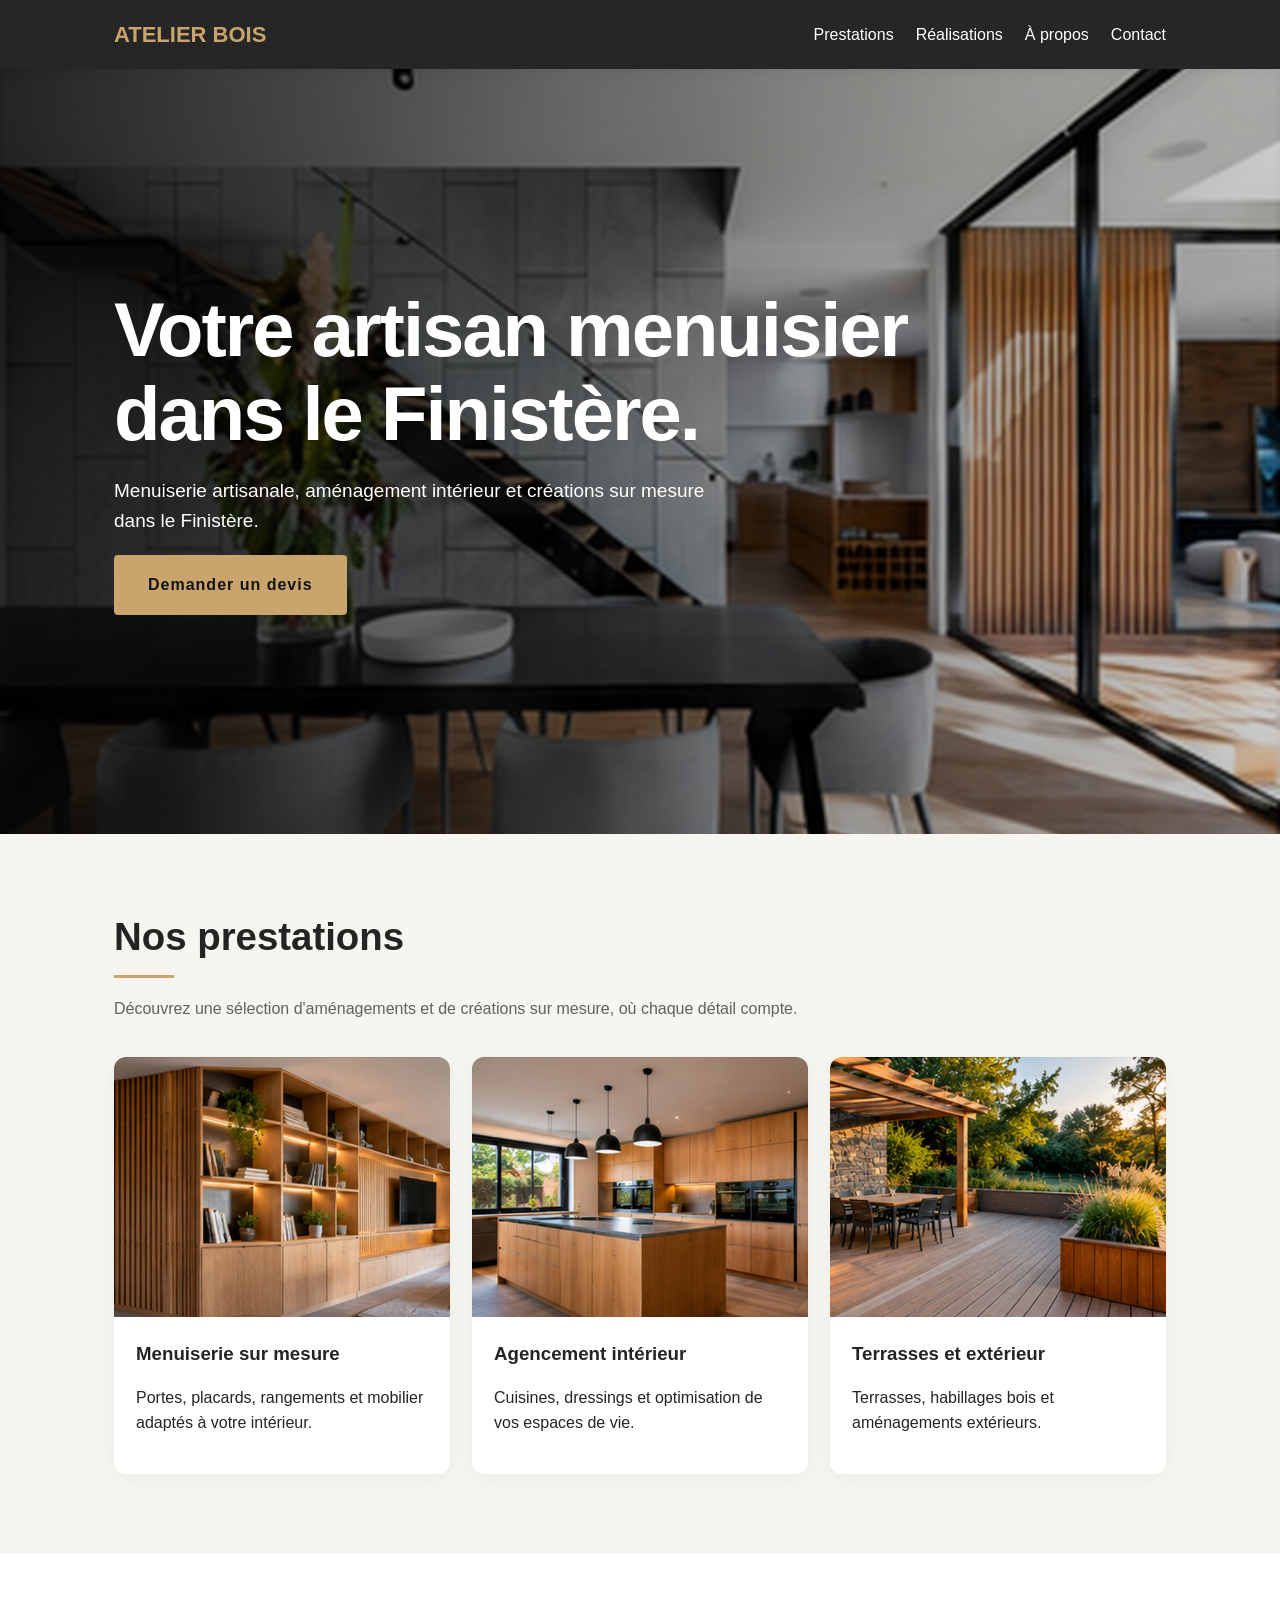
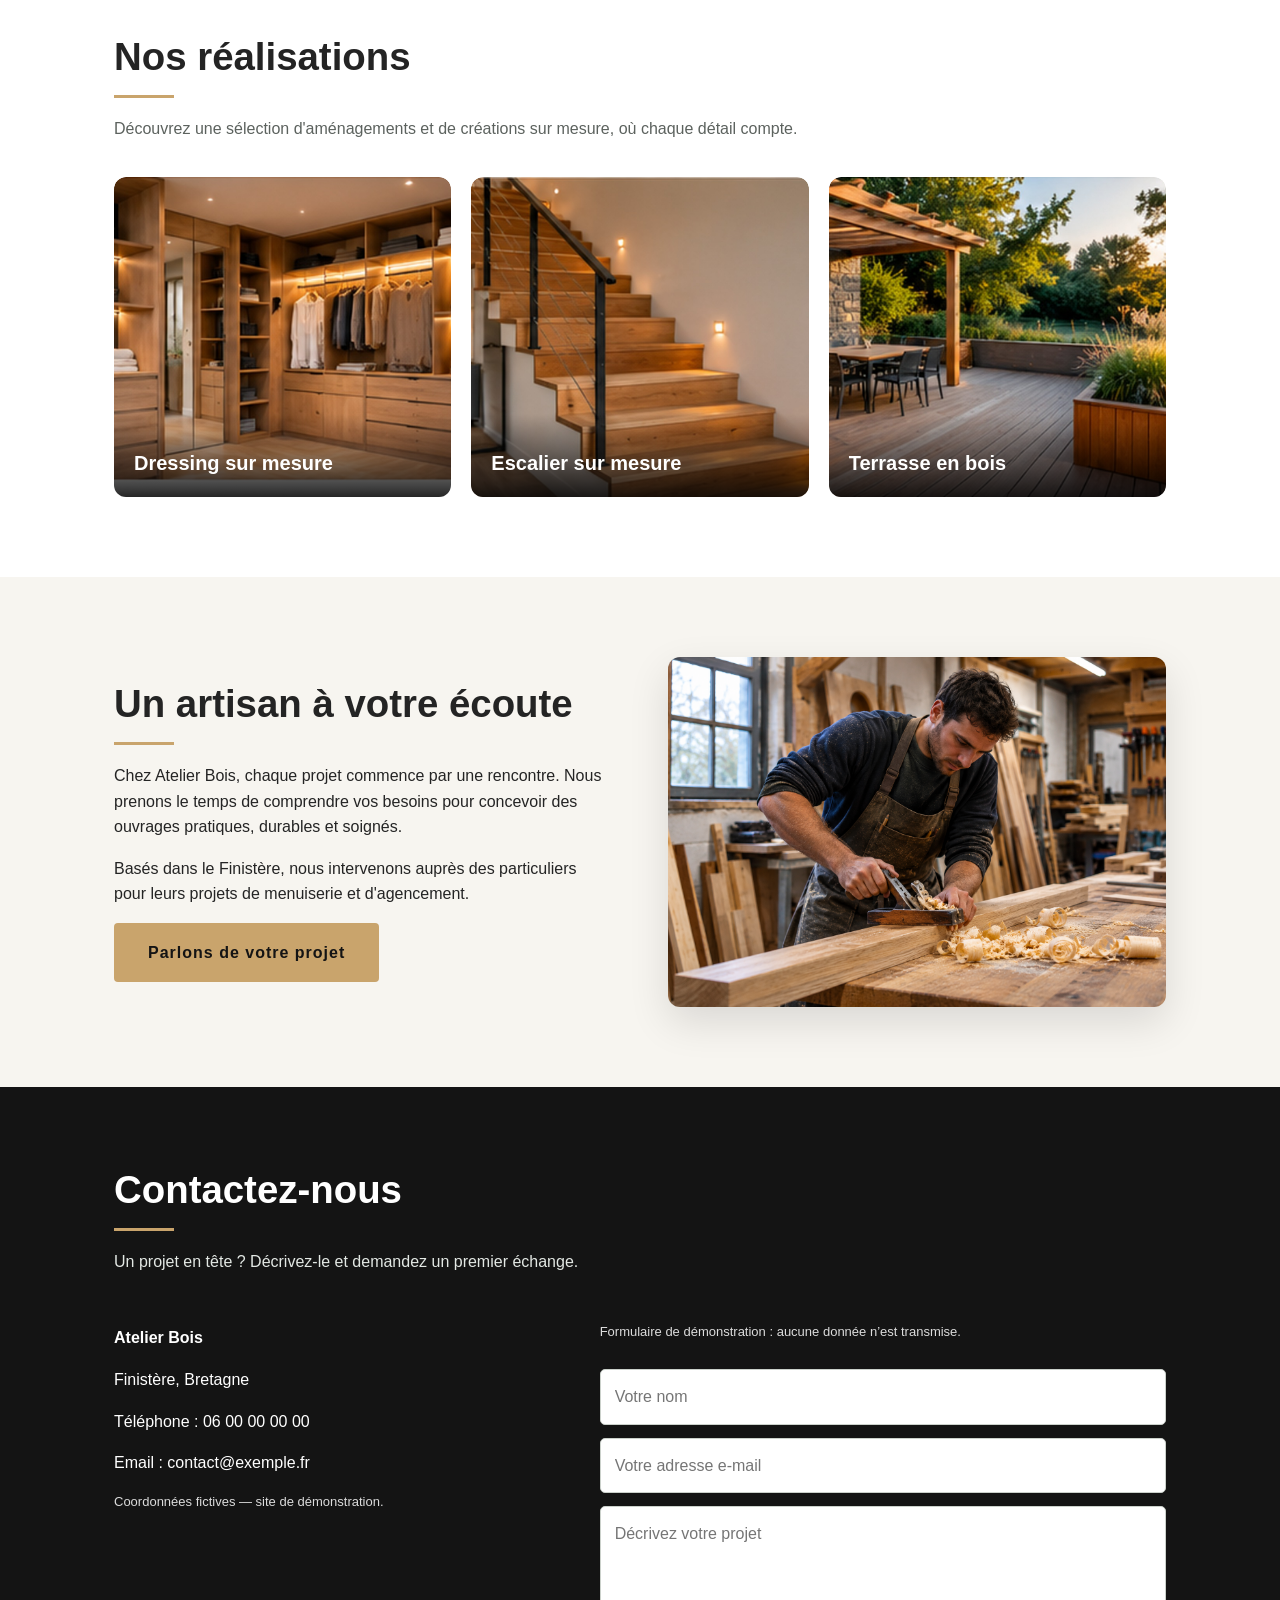
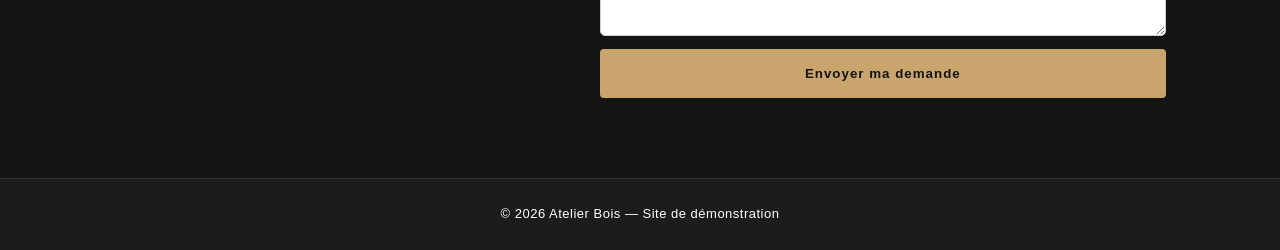
<file: index.html>
<!DOCTYPE html>
<html lang="fr">
<head>
  <meta charset="UTF-8" />
  <meta name="viewport" content="width=device-width, initial-scale=1" />
  <meta name="description" content="Atelier Bois, artisan menuisier dans le Finistère. Menuiserie sur mesure, cuisines, dressings, escaliers et aménagements intérieurs.">
  <title>Atelier Bois | Menuisier sur mesure dans le Finistère</title>
 <link rel="stylesheet" href="style.css">
</head>
<body>
  <header><div class="nav"><a class="logo" href="#accueil">ATELIER BOIS</a><button id="menuToggle">☰</button>
<nav id="menuMobile" aria-label="Navigation principale"><a href="#prestations">Prestations</a><a href="#realisations">Réalisations</a><a href="#apropos">À propos</a><a href="#contact">Contact</a></nav></div></header>
  <main>
    <div class="hero" id="accueil"><div class="wrap"><h1>Votre artisan menuisier dans le Finistère.</h1><p>Menuiserie artisanale, aménagement intérieur et créations sur mesure dans le Finistère.</p><a class="btn" href="#contact">Demander un devis</a></div></div>
    <section class="cream" id="prestations"><div class="wrap"><h2>Nos prestations</h2><p class="intro">Découvrez une sélection d'aménagements et de créations sur mesure, où chaque détail compte.</p><div class="cards">
      <article class="card"><img src="images/agencement.jpg" alt="Menuiserie sur mesure "><div class="card-body"><h3>Menuiserie sur mesure</h3><p>Portes, placards, rangements et mobilier adaptés à votre intérieur.</p></div></article>
      <article class="card"><img src="images/cuisine.jpg" alt="Agencement interieur"><div class="card-body"><h3>Agencement intérieur</h3><p>Cuisines, dressings et optimisation de vos espaces de vie.</p></div></article>
      <article class="card"><img src="images/terrasse.jpg" alt="Terrasse en bois"><div class="card-body"><h3>Terrasses et extérieur</h3><p>Terrasses, habillages bois et aménagements extérieurs.</p></div></article>
    </div></div></section>
    <section id="realisations"><div class="wrap"><h2>Nos réalisations</h2><p class="intro">Découvrez une sélection d'aménagements et de créations sur mesure, où chaque détail compte.</p><div class="gallery"><div class="projet">
  <img src="images/dressing.jpg" alt="Dressing sur mesure">
  <div class="projet-titre">Dressing sur mesure</div>
</div><div class="projet">
  <img src="images/escalier.jpg" alt="Escalier en bois sur mesure">
  <div class="projet-titre">Escalier sur mesure</div>
</div><div class="projet">
  <img src="images/terrasse.jpg" alt="Terrasse en bois">
  <div class="projet-titre">Terrasse en bois</div>
</div></div></div></section>
    <section class="cream" id="apropos"><div class="wrap about"><div><h2>Un artisan à votre écoute</h2><p>Chez Atelier Bois, chaque projet commence par une rencontre. Nous prenons le temps de comprendre vos besoins pour concevoir des ouvrages pratiques, durables et soignés.</p><p>Basés dans le Finistère, nous intervenons auprès des particuliers pour leurs projets de menuiserie et d'agencement.</p><a class="btn" href="#contact">Parlons de votre projet</a></div><img src="images/artisan.png" alt="Artisan menuisier au travail"></div></section>
    <section class="contact" id="contact"><div class="wrap"><h2>Contactez-nous</h2><p class="intro">Un projet en tête ? Décrivez-le et demandez un premier échange.</p><div class="contact-grid"><div><p><strong>Atelier Bois</strong></p><p>Finistère, Bretagne</p><p>Téléphone : 06 00 00 00 00</p><p>Email : contact@exemple.fr</p><p class="hint">Coordonnées fictives — site de démonstration.</p></div><form id="contactForm"><p class="hint">Formulaire de démonstration : aucune donnée n’est transmise.</p><input id="nom" name="nom" type="text" placeholder="Votre nom" required aria-label="Votre nom"><input id="email" name="email" type="email" placeholder="Votre adresse e-mail" required aria-label="Votre adresse e-mail"><textarea id="message" name="message" placeholder="Décrivez votre projet" required aria-label="Votre message"></textarea><button class="btn" type="submit">Envoyer ma demande</button><p id="confirmationContact" style="display: none;">
  Démonstration : aucun message n’a été envoyé.
</p></form></div></div></section>
</main>
  <footer>© <span id="annee"></span> Atelier Bois — Site de démonstration</footer>
   <script src="script.js"></script>
</body>
</html>
</file>
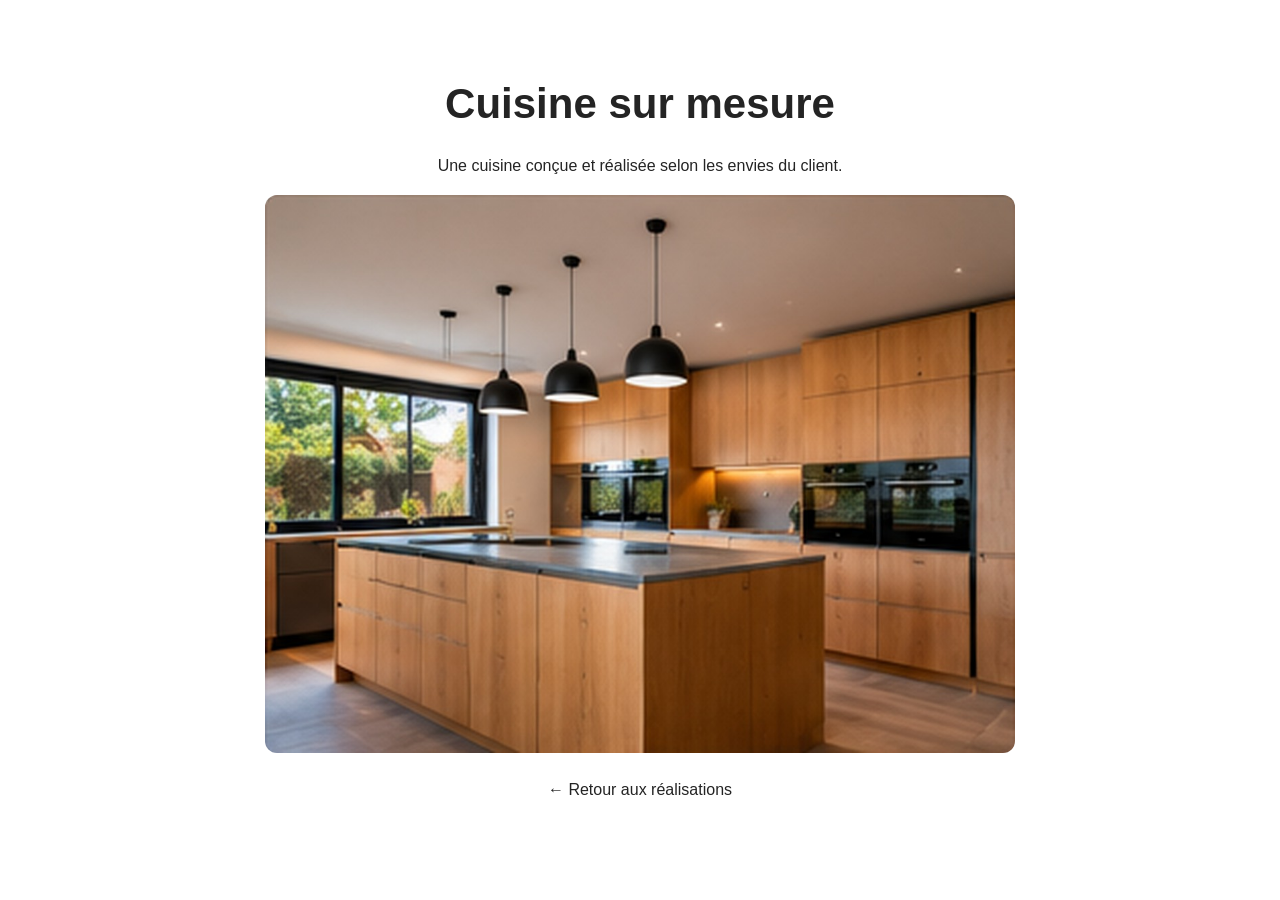
<file: cuisine.html>
<!DOCTYPE html>
<html lang="fr">
<head>
  <meta charset="UTF-8">
  <meta name="viewport" content="width=device-width, initial-scale=1.0">
  <title>Cuisine sur mesure | Atelier Bois</title>
  <link rel="stylesheet" href="style.css">
</head>
<body>
  <main class="realisations-page">
    <h1>Cuisine sur mesure</h1>
    <p>Une cuisine conçue et réalisée selon les envies du client.</p>

    <img src="images/cuisine.jpg"
         alt="Cuisine sur mesure"
         style="width:100%; max-width:750px; border-radius:12px;">

    <p>
      <a href="realisations.html">← Retour aux réalisations</a>
    </p>
  </main>
</body>
</html>
</file>
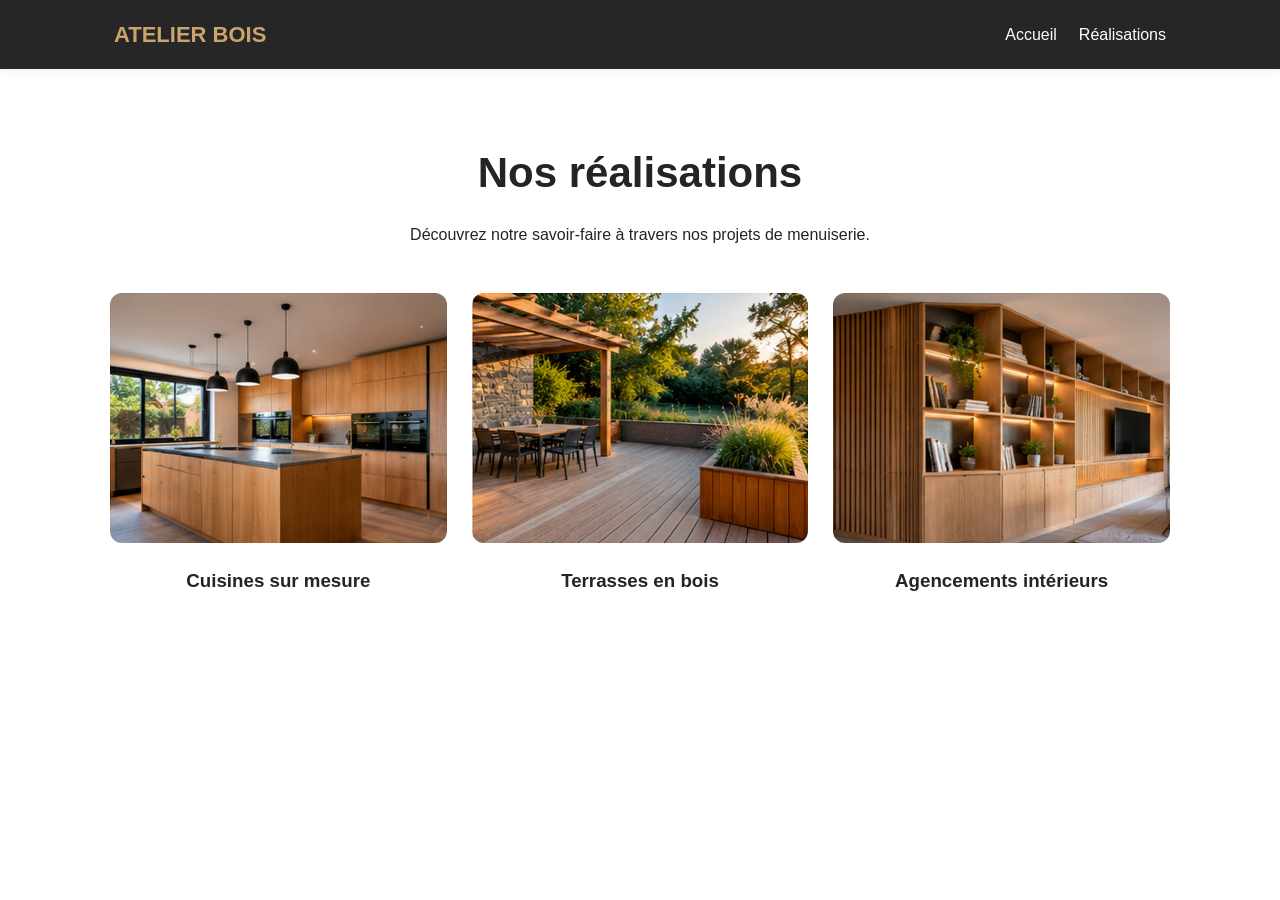
<file: realisations.html>
<!DOCTYPE html>
<html lang="fr">
<head>
  <meta charset="UTF-8">
  <meta name="viewport" content="width=device-width, initial-scale=1.0">
  <title>Nos réalisations | Atelier Bois</title>
  <link rel="stylesheet" href="style.css">
</head>

<body>
  <header>
    <div class="nav">
      <a class="logo" href="index.html">ATELIER BOIS</a>
      <nav>
        <a href="index.html">Accueil</a>
        <a href="realisations.html">Réalisations</a>
      </nav>
    </div>
  </header>

  <main class="realisations-page">
    <h1>Nos réalisations</h1>
    <p>Découvrez notre savoir-faire à travers nos projets de menuiserie.</p>

    <div class="galerie">
      <article>
        <a href="cuisine.html">
  <img src="images/cuisine.jpg" alt="Cuisine sur mesure">
</a>
        <h3>Cuisines sur mesure</h3>
      </article>

      <article>
        <img src="images/terrasse.jpg" alt="Terrasse en bois">
        <h3>Terrasses en bois</h3>
      </article>

      <article>
        <img src="images/agencement.jpg" alt="Agencement intérieur">
        <h3>Agencements intérieurs</h3>
      </article>
    </div>
  </main>
</body>
</html>
</file>
<file: style.css>
:root {
  --forest: #141414;
  --sand: #F7F5F0;
  --gold: #C9A46C;
  --ink: #242424;
}*{box-sizing:border-box}html{scroll-behavior:smooth}body{margin:0;font-family:Arial,Helvetica,sans-serif;color:var(--ink);line-height:1.6}a{color:inherit;text-decoration:none}header{background:#fff;position:sticky;top:0;z-index:10;box-shadow:0 2px 12px #0001}.nav{max-width:1100px;margin:auto;padding:17px 24px;display:flex;align-items:center;justify-content:space-between;gap:20px}.logo{font-size:22px;font-weight:800;color:var(--forest)}nav{display:flex;gap:22px;flex-wrap:wrap}nav a:hover{color:#a47741}.hero{background:linear-gradient(100deg,#17291fe0,#17291f9c),url('images/atelier.jpg') center/cover;min-height:520px;display:flex;align-items:center;color:#fff}.wrap{max-width:1100px;margin:auto;padding:0 24px;width:100%}.hero h1{font-size:clamp(36px,5vw,62px);line-height:1.12;max-width:740px;margin:0 0 20px}.hero p{max-width:600px;font-size:19px}.btn{display:inline-block;background:var(--gold);color:#f6f6f6;padding:20px 40px;border-radius:40px;font-weight:bold;border:0;cursor:pointer}.btn:hover{background:#df7f7f}section{padding:80px 0}h2{font-size:clamp(28px,3vw,39px);line-height:1.2;margin:0 0 18px}.intro{max-width:720px;color:#5c625e;margin-bottom:35px}.cream{background:var(--sand)}.cards,.gallery{display:grid;grid-template-columns:repeat(3,1fr);gap:22px}.card{background:white;border-radius:9px;overflow:hidden;box-shadow:0 4px 20px #0000000c}.card img,.gallery img{width:100%;height:225px;object-fit:cover;display:block;background:#ded9cf}.card-body{padding:22px}.card h3{margin:0 0 9px}.gallery img{border-radius:9px}.about{display:grid;grid-template-columns:1fr 1fr;gap:55px;align-items:center}.about img{width:100%;height:350px;object-fit:cover;border-radius:9px;background:#ddd}.contact{background:var(--forest);color:white}.contact .intro{color:#e3e8e4}.contact-grid{display:grid;grid-template-columns:1fr 1.3fr;gap:50px}form{display:grid;gap:13px}input,textarea{width:100%;padding:14px;border-radius:5px;border:1px solid #cbd1cb;font:inherit}textarea{min-height:130px;resize:vertical}footer{background:#182a21;color:#eee;text-align:center;padding:25px;font-size:14px}.hint{font-size:13px;opacity:.85}@media(max-width:750px){.nav{align-items:flex-start;flex-direction:column}nav{gap:12px;font-size:14px}.hero{min-height:460px}.cards,.gallery,.about,.contact-grid{grid-template-columns:1fr}section{padding:55px 0}.about{gap:25px}}
  .avantages {
  background: #f5f1e9;
  padding: 30px 20px;
  text-align: center;
}

.avantages h2 {
  color: #315D46;
  font-size: 32px;
  margin-bottom: 20px;
}

.avantages p {
  color: #333333;
  font-size: 18px;
}
 .avantages-contenu {
  display: flex;
  align-items: center;
  gap: 40px;
}

.avantages-contenu img {
  width: 45%;
  border-radius: 12px;
}

.avantages-texte {
  flex: 1;
  text-align: left;
}
 @media (max-width: 768px) {
  .avantages-contenu {
    flex-direction: column;
  }

  .avantages-contenu img {
    width: 100%;
  }

  .avantages-texte {
    text-align: center;
  }
}
 /* Bouton du menu mobile */
#menuToggle {
  display: none;
  background: #315D46;
  color: white;
  border: none;
  border-radius: 8px;
  padding: 10px 15px;
  font-size: 24px;
  cursor: pointer;
}

.realisations-page {
      max-width: 1100px;
      margin: 70px auto;
      padding: 0 20px;
      text-align: center;
    }

    .realisations-page h1 {
      font-size: 42px;
      margin-bottom: 15px;
    }

    .galerie {
      display: grid;
      grid-template-columns: repeat(auto-fit, minmax(250px, 1fr));
      gap: 25px;
      margin-top: 45px;
    }

    .galerie img {
      width: 100%;
      height: 250px;
      object-fit: cover;
      border-radius: 12px;
    }

    .galerie h3 {
      margin-top: 15px;
    }
    /* Effet au survol des réalisations */

.galerie img {
  transition: transform 0.3s ease;
}

.galerie img:hover {
  transform: scale(1.05);
}
/* MENU PREMIUM */

header {
  background: #141414;
}

.logo {
  color: #C9A46C;
}

nav a {
  color: #FFFFFF;
}

nav a:hover {
  color: #C9A46C;
}
/* BOUTONS PREMIUM */

.btn {
  background: #C9A46C;
  color: #141414;
  padding: 17px 34px;
  border-radius: 4px;
  font-weight: 600;
  letter-spacing: 1px;
  transition: all 0.3s ease;
}

.btn:hover {
  background: #FFFFFF;
  color: #141414;
  transform: translateY(-3px);
}
/* ACCUEIL LUXE */

.hero {
  min-height: 85vh;
  display: flex;
  align-items: center;
  background:
    linear-gradient(
      90deg,
      rgba(0, 0, 0, 0.80),
      rgba(0, 0, 0, 0.20)
    ),
    url("images/atelier.jpg") center / cover no-repeat;
}
/* TITRE ACCUEIL PREMIUM */

.hero h1 {
  font-size: clamp(42px, 6vw, 76px);
  font-weight: 700;
  line-height: 1.1;
  letter-spacing: -2px;
  max-width: 850px;
}
/* ANIMATION DU TITRE */

@keyframes apparitionTitre {
  from {
    opacity: 0;
    transform: translateY(30px);
  }

  to {
    opacity: 1;
    transform: translateY(0);
  }
}

.hero h1 {
  animation: apparitionTitre 1.2s ease-out both;
}
/* ANIMATION EN CASCADE */

.hero p {
  animation: apparitionTitre 1.2s ease-out 0.3s both;
}

.hero .btn {
  animation: apparitionTitre 1.2s ease-out 0.6s both;
}
/* MENU EFFET VERRE */

header {
  background: rgba(20, 20, 20, 0.92);
  backdrop-filter: blur(12px);
  -webkit-backdrop-filter: blur(12px);
}
/* CARTES PREMIUM */

.card {
  border-radius: 12px;
  overflow: hidden;
  transition: transform 0.3s ease, box-shadow 0.3s ease;
}

.card:hover {
  transform: translateY(-8px);
  box-shadow: 0 18px 40px rgba(0, 0, 0, 0.15);
}
/* ZOOM SUR LES PHOTOS DES PRESTATIONS */

.card img {
  transition: transform 0.5s ease;
}

.card:hover img {
  transform: scale(1.08);
}
/* GALERIE PREMIUM */

.gallery img {
  transition: transform 0.4s ease, box-shadow 0.4s ease;
  cursor: pointer;
}

.gallery img:hover {
  transform: scale(1.03);
  box-shadow: 0 15px 35px rgba(0, 0, 0, 0.20);
}
/* LIGNE DORÉE SOUS LES TITRES */

section h2::after {
  content: "";
  display: block;
  width: 60px;
  height: 3px;
  background: #C9A46C;
  margin-top: 15px;
}
/* PHOTO À PROPOS PREMIUM */

.about img {
  border-radius: 12px;
  box-shadow: 0 15px 40px rgba(0, 0, 0, 0.12);
  transition: transform 0.5s ease, box-shadow 0.5s ease;
}

.about img:hover {
  transform: scale(1.02);
  box-shadow: 0 20px 50px rgba(0, 0, 0, 0.20);
}
/* PHOTOGRAPHIES DES PRESTATIONS */

.card img {
  width: 100%;
  height: 260px;
  object-fit: cover;
  display: block;
}
/* EFFET PREMIUM SUR LES CARTES */

.card {
  overflow: hidden;
}

.card img {
  transition: transform 0.5s ease;
}

.card:hover img {
  transform: scale(1.06);
}
/* GALERIE PREMIUM - NOS REALISATIONS */

.gallery {
  display: grid;
  grid-template-columns: repeat(3, 1fr);
  gap: 20px;
}

.gallery img {
  width: 100%;
  height: 320px;
  object-fit: cover;
  border-radius: 12px;
  display: block;
}
/* EFFET PREMIUM - GALERIE REALISATIONS */

.gallery {
  overflow: hidden;
}

.gallery img {
  transition: transform 0.5s ease;
}

.gallery img:hover {
  transform: scale(1.03);
}
/* TITRES SUR LES REALISATIONS */

.projet {
  position: relative;
  overflow: hidden;
  border-radius: 12px;
}

.projet img {
  width: 100%;
  height: 320px;
  object-fit: cover;
  display: block;
}

.projet-titre {
  position: absolute;
  bottom: 0;
  left: 0;
  width: 100%;
  box-sizing: border-box;
  padding: 35px 20px 20px;
  background: linear-gradient(
    transparent,
    rgba(0, 0, 0, 0.85)
  );
  color: white;
  font-size: 20px;
  font-weight: 600;
}
/* CORRECTION DU BANDEAU BLANC */

.gallery .projet {
  margin: 0;
  padding: 0;
  line-height: 0;
}

.gallery .projet-titre {
  line-height: 1.4;
}
/* CORRECTION IMAGE DRESSING */

.gallery .projet {
  height: 320px;
}

.gallery .projet img {
  height: 100%;
  display: block;
}
/* VERSION MOBILE - NOS REALISATIONS */

@media (max-width: 600px) {
  .gallery {
    grid-template-columns: 1fr;
  }
}
/* PIED DE PAGE - FOOTER */

footer {
  background-color: #1c1c1c;
  color: #ffffff;
  text-align: center;
  padding: 25px 20px;
  font-size: 13px;
  font-weight: 400;
  letter-spacing: 0.5px;
  border-top: 1px solid #333333;
}

/* MENU MOBILE — ANIMATION FLUIDE ET UNIQUE */
@media (max-width: 768px) {
  .nav {
    flex-direction: row;
    align-items: center;
    flex-wrap: wrap;
  }

  #menuToggle {
    display: block;
    margin-left: auto;
    background: transparent;
    color: #C9A46C;
    border: 1px solid #C9A46C;
    border-radius: 6px;
    transition: background-color 0.25s ease, transform 0.25s ease;
  }

  #menuToggle:active {
    transform: scale(0.94);
  }

  #menuMobile {
    display: flex;
    flex-direction: column;
    flex-wrap: nowrap;
    width: 100%;
    gap: 0;
    max-height: 0;
    opacity: 0;
    overflow: hidden;
    visibility: hidden;
    transform: translateY(-8px);
    transition: max-height 0.35s ease, opacity 0.25s ease,
                transform 0.35s ease, visibility 0.35s;
  }

  #menuMobile.ouvert {
    max-height: 320px;
    opacity: 1;
    visibility: visible;
    transform: translateY(0);
  }

  #menuMobile a {
    display: block;
    padding: 11px 4px;
    border-bottom: 1px solid rgba(255,255,255,0.12);
  }
}

@media (prefers-reduced-motion: reduce) {
  #menuMobile, #menuToggle {
    transition: none;
  }
}
</file>
